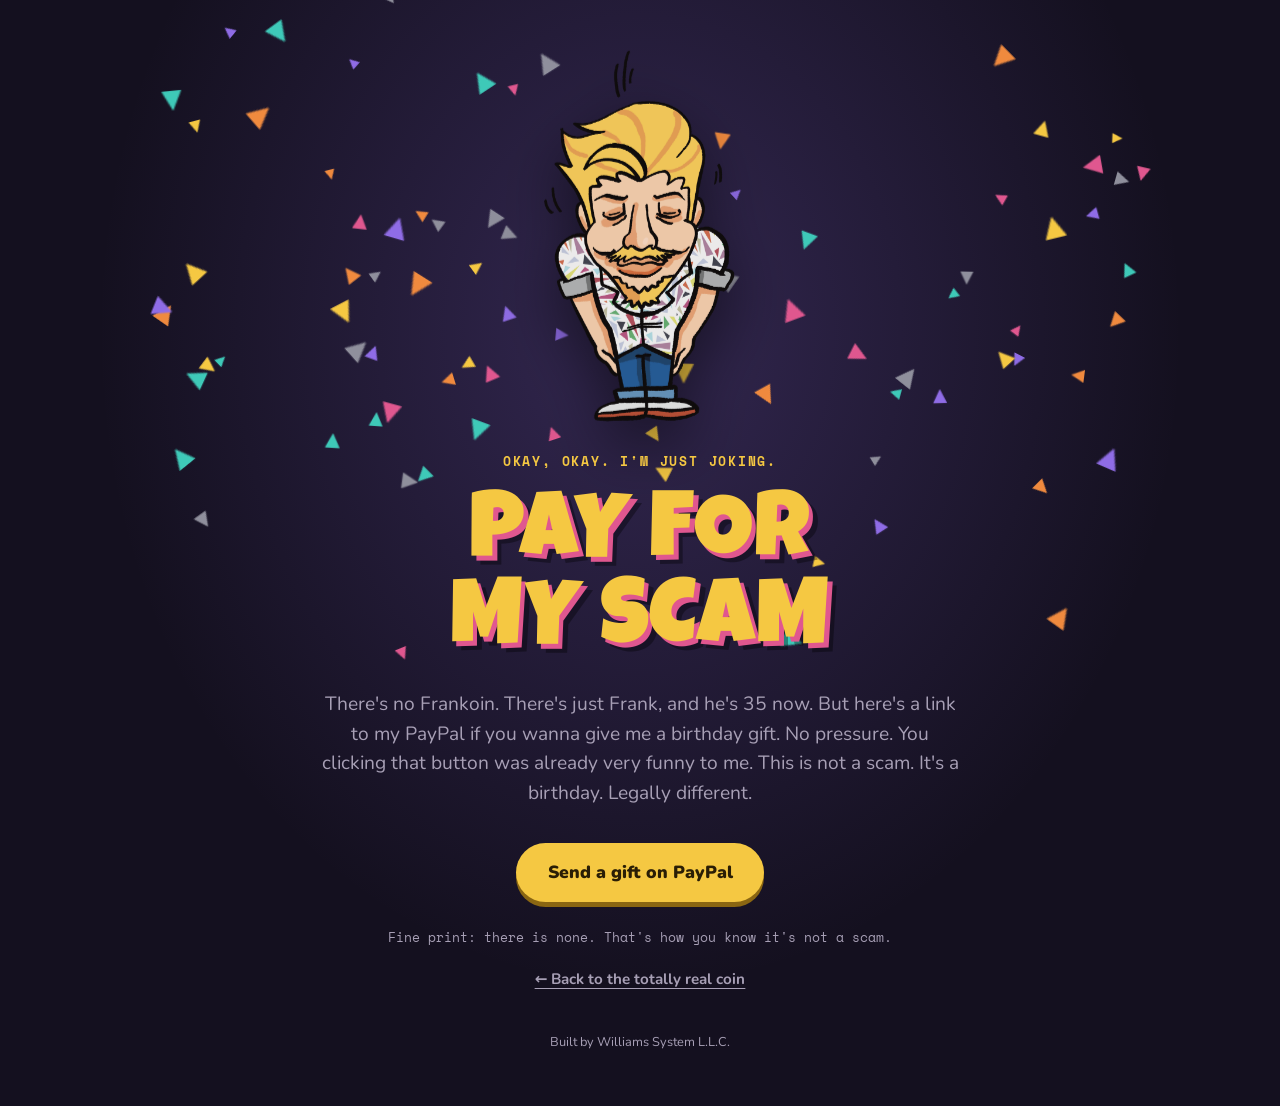
<file: gotcha.html>
<!doctype html>
<html lang="en">
<head>
<meta charset="utf-8">
<meta name="viewport" content="width=device-width,initial-scale=1,viewport-fit=cover">
<title>Pay for my Scam — Frankoin</title>
<meta name="description" content="Okay, I'm just joking. There's no Frankoin. But here's my PayPal if you wanna give me a birthday gift. Not a scam.">
<meta property="og:type" content="website">
<meta property="og:title" content="Frankoin ($FRANK) — 35th Anniversary Edition">
<meta property="og:description" content="The first cryptocurrency backed entirely by one 35-year-old man. Fully decentralized, except for the part where it's just Frank.">
<meta property="og:url" content="https://lwilliams027.github.io/frank-coin/gotcha.html">
<meta property="og:image" content="https://lwilliams027.github.io/frank-coin/assets/og.png">
<meta name="twitter:card" content="summary_large_image">
<link rel="icon" href="assets/favicon.png" type="image/png">
<link rel="preconnect" href="https://fonts.googleapis.com">
<link rel="preconnect" href="https://fonts.gstatic.com" crossorigin>
<link rel="stylesheet" href="https://fonts.googleapis.com/css2?family=Luckiest+Guy&family=Nunito:wght@400;700;900&family=Space+Mono:wght@400;700&display=swap">
<link rel="stylesheet" href="assets/style.css">
<style>html,body{height:100%}</style>
</head>
<body>

<main class="gift">
  <div class="confetti" id="confetti" aria-hidden="true"></div>
  <div class="gift-inner">
    <img class="gift-mascot" id="mascot" src="assets/frank.png" alt="Frank, bowing" width="720" height="1349">
    <p class="eyebrow" data-rv>Okay, okay. I'm just joking.</p>
    <h1 class="display" data-rv>Pay for my Scam</h1>
    <p class="lede" data-rv>There's no Frankoin. There's just Frank, and he's 35 now. But here's a link to my <span id="payWord">PayPal</span> if you wanna give me a birthday gift. No pressure. You clicking that button was already very funny to me. This is not a scam. It's a birthday. Legally different.</p>
    <div class="pay-row">
      <a class="btn btn-gold btn-lg" id="paypalBtn" data-rv href="#">Send a gift on PayPal</a>
      <a class="btn btn-teal btn-lg" id="venmoBtn" data-rv href="#" hidden>Send a gift on Venmo</a>
    </div>
    <p class="fine" data-rv>Fine print: there is none. That's how you know it's not a scam.</p>
    <a class="link" href="index.html" data-rv>← Back to the totally real coin</a>
    <p class="gift-credit" data-rv>Built by Williams System L.L.C.</p>
  </div>
</main>

<script src="https://cdnjs.cloudflare.com/ajax/libs/gsap/3.12.5/gsap.min.js"></script>
<script>
(function () {
  /* ====== SET THESE ====== */
  var PAYPAL_EMAIL = 'thebrickler@cunicul.us';
  var VENMO_HANDLE = '';   // e.g. 'Frank-Smith-1' from venmo.com/u/Frank-Smith-1 — leave empty to hide the Venmo button
  /* ======================= */

  var paypalBtn = document.getElementById('paypalBtn');
  paypalBtn.href = 'https://www.paypal.com/cgi-bin/webscr?cmd=_xclick&business=' + encodeURIComponent(PAYPAL_EMAIL) +
    '&item_name=' + encodeURIComponent("Frank's 35th birthday gift") + '&currency_code=USD';
  var venmoBtn = document.getElementById('venmoBtn');
  if (VENMO_HANDLE) {
    venmoBtn.href = 'https://venmo.com/u/' + encodeURIComponent(VENMO_HANDLE);
    venmoBtn.hidden = false;
    document.getElementById('payWord').textContent = 'PayPal or Venmo';
  }

  var reduce = window.matchMedia('(prefers-reduced-motion: reduce)').matches;
  if (typeof gsap === 'undefined' || reduce) return;

  var confetti = document.getElementById('confetti');
  var colors = ['#3EC9B8', '#E0578F', '#F08A3E', '#8F6CE6', '#F5C842', '#8f8f9c'];
  function burst() {
    var frag = document.createDocumentFragment(), pieces = [];
    for (var i = 0; i < 90; i++) {
      var d = document.createElement('span');
      d.className = 'piece';
      d.style.background = colors[i % colors.length];
      frag.appendChild(d); pieces.push(d);
    }
    confetti.appendChild(frag);
    var h = window.innerHeight;
    pieces.forEach(function (d) {
      var dx = gsap.utils.random(-520, 520), up = gsap.utils.random(220, 720);
      gsap.timeline({ onComplete: function () { d.remove(); } })
        .set(d, { x: 0, y: 0, rotation: gsap.utils.random(0, 360), scale: gsap.utils.random(.7, 1.6) })
        .to(d, { x: dx, y: -up, duration: gsap.utils.random(.6, 1), ease: 'power2.out' })
        .to(d, { y: h * .6, x: dx + gsap.utils.random(-90, 90), rotation: '+=' + gsap.utils.random(180, 720), duration: gsap.utils.random(1.4, 2.2), ease: 'power1.in' }, '-=0.15')
        .to(d, { opacity: 0, duration: .4 }, '-=0.4');
    });
  }

  gsap.timeline()
    .from('#mascot', { y: 240, scale: .5, opacity: 0, duration: .9, ease: 'back.out(1.4)' })
    .add(burst, '-=0.45')
    .from('[data-rv]', { y: 24, opacity: 0, duration: .5, stagger: .09, ease: 'power2.out' }, '-=0.5')
    .from('#paypalBtn, #venmoBtn:not([hidden])', { scale: .6, duration: .5, ease: 'back.out(2.5)' }, '-=0.35')
    .add(function () {
      gsap.to('#mascot', { y: -10, rotation: 1.5, duration: 2.4, yoyo: true, repeat: -1, ease: 'sine.inOut' });
    });
})();
</script>
</body>
</html>
</file>
<file: assets/style.css>
/* Frankoin — shared styles */
:root{
  --bg:#14101f; --bg-2:#1d1730; --bg-3:#282047;
  --ink:#F7F1E6; --muted:#A79FB5; --line:rgba(247,241,230,.13);
  --gold:#F5C842; --gold-2:#D9A62A; --gold-shadow:#8a6612; --gold-ink:#2a1e05;
  --teal:#3EC9B8; --teal-ink:#062a26; --pink:#E0578F; --purple:#8F6CE6; --orange:#F08A3E; --up:#4ADE80;
  --c1:#B58819; --c2:#8F6CE6; --c3:#1E9E8F;
  --display:'Luckiest Guy','Impact','Arial Black',sans-serif;
  --body:'Nunito','Segoe UI',system-ui,sans-serif;
  --mono:'Space Mono','Consolas','Courier New',monospace;
  --gutter:clamp(16px,4vw,40px);
  color-scheme:dark;
}
html,body{background:var(--bg)}
html{scroll-behavior:smooth}
body{margin:0;color:var(--ink);font-family:var(--body);font-size:17px;line-height:1.55;-webkit-font-smoothing:antialiased}
/* anchor jumps land below the sticky header instead of under it */
main[id],section[id]{scroll-margin-top:calc(76px + env(safe-area-inset-top,0px))}
*,*::before,*::after{box-sizing:border-box}
img{max-width:100%;display:block}
a{color:inherit}
[hidden]{display:none!important}
:focus-visible{outline:3px solid var(--gold);outline-offset:3px;border-radius:6px}
.wrap{max-width:1120px;margin-inline:auto;padding-inline:var(--gutter)}
.display{font-family:var(--display);font-weight:400;line-height:.95;text-transform:uppercase;letter-spacing:.01em;text-wrap:balance;margin:0}
.mono{font-family:var(--mono);font-variant-numeric:tabular-nums}
.eyebrow{font:700 .8rem var(--mono);letter-spacing:.14em;text-transform:uppercase;color:var(--gold);margin:0 0 14px}
.lede{font-size:1.15rem;max-width:34em;color:var(--muted);margin:0}
.lede strong{color:var(--ink)}
section{padding-block:clamp(56px,8vw,96px)}
h2.display{font-size:clamp(34px,5.5vw,60px);color:var(--ink);text-shadow:.06em .06em 0 var(--purple);margin-bottom:12px}
.sub{color:var(--muted);max-width:40em;margin:0 0 36px}

/* buttons */
.btn{display:inline-flex;align-items:center;justify-content:center;gap:.5em;font:900 1rem var(--body);padding:.85em 1.5em;border-radius:999px;border:0;cursor:pointer;text-decoration:none;color:var(--ink);background:transparent;transition:transform .15s ease,box-shadow .15s ease;white-space:nowrap}
.btn-gold{background:var(--gold);color:var(--gold-ink);box-shadow:0 5px 0 var(--gold-shadow)}
.btn-gold:hover{transform:translateY(-2px);box-shadow:0 7px 0 var(--gold-shadow)}
.btn-gold:active{transform:translateY(3px);box-shadow:0 2px 0 var(--gold-shadow)}
.btn-teal{background:var(--teal);color:var(--teal-ink);box-shadow:0 5px 0 #1a6f64}
.btn-teal:hover{transform:translateY(-2px);box-shadow:0 7px 0 #1a6f64}
.btn-ghost{box-shadow:inset 0 0 0 2px var(--line)}
.btn-ghost:hover{box-shadow:inset 0 0 0 2px var(--gold);color:var(--gold)}
.btn-lg{font-size:1.1rem;padding:1em 1.8em}
.btn-sm{font-size:.9rem;padding:.6em 1.1em}
.link{background:none;border:0;color:var(--muted);font:700 .95rem var(--body);cursor:pointer;text-decoration:underline;text-underline-offset:4px;padding:8px;display:inline-block}
.link:hover{color:var(--gold)}

/* nav */
.nav{position:sticky;top:env(safe-area-inset-top,0px);z-index:20;background:rgba(20,16,31,.92);-webkit-backdrop-filter:blur(12px);backdrop-filter:blur(12px);border-bottom:1px solid var(--line)}
.nav-inner{display:flex;align-items:center;gap:20px;min-height:66px}
.brand{display:flex;align-items:center;gap:10px;text-decoration:none;font-family:var(--display);font-size:1.35rem;letter-spacing:.02em;color:var(--gold)}
.brand b{color:var(--ink);font-weight:400}
.coin{--d:40px;width:var(--d);height:var(--d);border-radius:50%;flex:none;background:#3b2c62 url(frank.png) no-repeat;background-size:100% auto;background-position:0 calc(var(--d) * -.22);box-shadow:inset 0 0 0 3px var(--gold),inset 0 0 0 5px var(--gold-2),0 0 0 1px var(--gold-shadow),0 0 18px rgba(245,200,66,.35)}
.nav-links{display:flex;gap:22px;margin-left:auto;font-weight:700;font-size:.95rem}
.nav-links a{text-decoration:none;color:var(--muted)}
.nav-links a:hover{color:var(--gold)}
@media (max-width:760px){.nav-links{display:none}.nav-inner{justify-content:space-between}}

/* ticker */
.ticker{position:relative;z-index:2;overflow:hidden;background:var(--gold);color:var(--gold-ink);border-bottom:3px solid var(--gold-shadow)}
.ticker-track{display:flex;width:max-content;gap:0}
.ticker-track span{font:700 .82rem var(--mono);letter-spacing:.06em;text-transform:uppercase;padding:9px 22px;border-right:2px solid rgba(42,30,5,.25);white-space:nowrap}
.ticker-track .up{color:#0d5a2a;font-style:normal}

/* hero */
.hero{display:grid;grid-template-columns:1.05fr .95fr;gap:32px;align-items:center;padding-block:clamp(32px,6vw,72px) clamp(24px,4vw,48px)}
.hero h1{font-size:clamp(56px,10vw,112px);white-space:nowrap;color:var(--gold);text-shadow:.05em .05em 0 var(--purple),.1em .1em 0 rgba(0,0,0,.35)}
.hero h1 .w{display:inline-block}
.hero-copy,.hero-art{min-width:0}
.hero .lede{margin:20px 0 28px}
.cta-row{display:flex;flex-wrap:wrap;gap:14px;align-items:center}
.ca{display:flex;align-items:center;gap:10px;margin-top:26px;padding:8px 8px 8px 14px;border:1px dashed var(--line);border-radius:12px;background:var(--bg-2);max-width:100%}
.ca-label{font:700 .7rem var(--mono);letter-spacing:.12em;text-transform:uppercase;color:var(--muted);flex:none}
.ca code{font:.82rem var(--mono);color:var(--teal);overflow:hidden;text-overflow:ellipsis;white-space:nowrap;min-width:0;flex:1 1 0%}
.ca button{flex:none;font:900 .8rem var(--body);background:var(--bg-3);color:var(--ink);border:0;border-radius:8px;padding:8px 12px;cursor:pointer}
.ca button:hover{background:var(--purple)}
.hero-art{position:relative;display:grid;place-items:center;min-height:320px;isolation:isolate}
.hero-art .rays,.hero-art .glow{z-index:-1}
.rays{position:absolute;left:50%;top:50%;translate:-50% -50%;height:min(100%,520px);width:auto;aspect-ratio:1;border-radius:50%;background:repeating-conic-gradient(from 0deg,rgba(245,200,66,.10) 0 9deg,transparent 9deg 18deg);mask:radial-gradient(closest-side,#000 40%,transparent 100%);-webkit-mask:radial-gradient(closest-side,#000 40%,transparent 100%)}
.glow{position:absolute;left:50%;top:50%;translate:-50% -50%;height:72%;width:auto;aspect-ratio:1;border-radius:50%;background:radial-gradient(closest-side,rgba(245,200,66,.38),rgba(224,87,143,.12) 60%,transparent 100%);filter:blur(12px)}
.mascot{position:relative;height:clamp(340px,52vw,600px);width:auto;filter:drop-shadow(0 24px 30px rgba(0,0,0,.5))}
.caption{position:relative;font:.78rem var(--mono);color:var(--muted);text-align:center;margin:6px 0 0}
@media (max-width:820px){.hero{grid-template-columns:1fr}.hero-art{order:-1;min-height:0}.mascot{height:clamp(280px,60vw,380px)}}

/* stats */
.stats{display:grid;grid-template-columns:repeat(4,1fr);gap:2px;background:var(--line);border:1px solid var(--line);border-radius:18px;overflow:hidden;padding:0}
.stat{background:var(--bg-2);padding:22px 20px;display:grid;gap:4px}
.stat-label{font:700 .72rem var(--mono);letter-spacing:.12em;text-transform:uppercase;color:var(--muted)}
.stat-value{font:700 clamp(1.2rem,3vw,2rem) var(--mono);font-variant-numeric:tabular-nums;color:var(--ink);line-height:1.1;overflow-wrap:anywhere}
.stat-note{font-size:.85rem;color:var(--muted)}
.stat-note.up{color:var(--up);font-family:var(--mono);font-weight:700}
@media (max-width:760px){.stats{grid-template-columns:1fr 1fr}}

/* whitepaper */
.paper{display:grid;grid-template-columns:repeat(3,1fr);gap:20px}
.paper article{padding:24px;border-radius:16px;background:var(--bg-2);border:1px solid var(--line)}
.paper h3{font-family:var(--mono);font-size:.78rem;letter-spacing:.12em;text-transform:uppercase;color:var(--teal);margin:0 0 10px}
.paper p{margin:0;color:var(--muted)}
.paper p strong{color:var(--ink)}
@media (max-width:760px){.paper{grid-template-columns:1fr}}

/* chart */
.chart-card{background:var(--bg-2);border:1px solid var(--line);border-radius:18px;padding:22px 22px 14px}
.chart-head{display:flex;flex-wrap:wrap;justify-content:space-between;align-items:baseline;gap:10px;margin-bottom:6px}
.chart-head h3{margin:0;font:900 1.05rem var(--body)}
.chart-head .range{font:700 .75rem var(--mono);color:var(--muted);letter-spacing:.08em;text-transform:uppercase}
.chart-wrap{position:relative}
.chart-wrap svg{width:100%;height:auto;display:block;touch-action:pan-y}
.chart-wrap .axis{font:11px var(--mono);fill:var(--muted)}
.chart-wrap .grid{stroke:var(--line);stroke-width:1}
.chart-wrap .price{fill:none;stroke:var(--up);stroke-width:2;stroke-linejoin:round;stroke-linecap:round}
.chart-wrap .area{fill:url(#areaFill)}
.chart-wrap .endlabel{font:700 12px var(--mono);fill:var(--ink)}
.chart-wrap svg.compact .axis{font-size:13px}
.chart-wrap svg.compact .endlabel{font-size:14px}
.chart-wrap .cross{stroke:var(--muted);stroke-width:1;stroke-dasharray:3 3;opacity:0}
.tip{position:absolute;z-index:5;pointer-events:none;background:var(--bg-3);border:1px solid var(--line);padding:8px 10px;border-radius:8px;font:12px/1.4 var(--mono);color:var(--ink);transform:translate(-50%,calc(-100% - 12px));opacity:0;transition:opacity .12s;box-shadow:0 8px 24px rgba(0,0,0,.4);max-width:260px;width:max-content}
.tip b{color:var(--up)}
.tip em{display:block;font-style:normal;color:var(--muted);margin-top:2px}
.events{display:flex;flex-wrap:wrap;gap:8px 18px;margin:12px 0 0;padding:0;list-style:none;font-size:.85rem;color:var(--muted)}
.events li::before{content:"";display:inline-block;width:8px;height:8px;border-radius:50%;background:var(--bg-2);box-shadow:0 0 0 2px var(--up);margin-right:8px;vertical-align:1px}

/* tokenomics */
.tok{display:grid;grid-template-columns:auto 1fr;gap:40px;align-items:center;background:var(--bg-2);border:1px solid var(--line);border-radius:18px;padding:28px}
.donut{position:relative;width:min(100%,260px);aspect-ratio:1}
.donut svg{width:100%;height:100%;display:block}
.donut .center{position:absolute;inset:0;display:grid;place-content:center;text-align:center;line-height:1.1}
.donut .center .big{font:700 1.5rem var(--mono);color:var(--ink)}
.donut .center .small{font:700 .68rem var(--mono);letter-spacing:.1em;text-transform:uppercase;color:var(--muted);margin-top:4px}
.legend{list-style:none;margin:0;padding:0;display:grid;gap:10px}
.legend li{display:grid;grid-template-columns:14px 1fr auto;gap:12px;align-items:baseline;padding:12px 0;border-bottom:1px solid var(--line)}
.legend li:last-child{border-bottom:0}
.legend .sw{width:14px;height:14px;border-radius:4px;align-self:center}
.legend .name{font-weight:700}
.legend .name small{display:block;font-weight:400;color:var(--muted);font-size:.85rem}
.legend .val{font:700 1.05rem var(--mono);font-variant-numeric:tabular-nums}
@media (max-width:760px){.tok{grid-template-columns:1fr;justify-items:center}}

/* roadmap */
.road{list-style:none;margin:0;padding:0;display:grid;gap:0;position:relative}
.road::before{content:"";position:absolute;left:19px;top:20px;bottom:20px;width:2px;background:var(--line)}
.road li{display:grid;grid-template-columns:40px 1fr;gap:18px;padding:16px 0;position:relative}
.road .dot{width:40px;height:40px;border-radius:50%;display:grid;place-items:center;font:700 .85rem var(--mono);background:var(--bg-3);border:2px solid var(--line);color:var(--muted);position:relative;z-index:1}
.road li.done .dot{background:var(--up);border-color:var(--up);color:#062a12}
.road li.now .dot{background:var(--gold);border-color:var(--gold);color:var(--gold-ink);box-shadow:0 0 0 6px rgba(245,200,66,.2)}
.road h3{margin:6px 0 4px;font:900 1.15rem var(--body)}
.road p{margin:0;color:var(--muted)}
.pill{display:inline-block;font:700 .68rem var(--mono);letter-spacing:.1em;text-transform:uppercase;padding:3px 9px;border-radius:999px;margin-left:8px;vertical-align:middle;background:var(--bg-3);color:var(--muted)}
.road li.done .pill{background:rgba(74,222,128,.15);color:var(--up)}
.road li.now .pill{background:rgba(245,200,66,.18);color:var(--gold)}

/* how to buy */
.steps{display:grid;grid-template-columns:repeat(3,1fr);gap:20px}
.step{background:var(--bg-2);border:1px solid var(--line);border-radius:18px;padding:26px;display:grid;gap:10px;align-content:start}
.step .n{font-family:var(--display);font-size:2.6rem;color:var(--gold);text-shadow:.06em .06em 0 var(--purple);line-height:1}
.step h3{margin:0;font:900 1.2rem var(--body)}
.step p{margin:0;color:var(--muted)}
.step .btn{justify-self:start;margin-top:6px}
@media (max-width:760px){.steps{grid-template-columns:1fr}}

/* trust & safety */
.trust{display:flex;flex-wrap:wrap;gap:10px;margin:0 0 14px;padding:0;list-style:none}
.hero-trust{margin:18px 0 0}
.badge{display:inline-flex;align-items:center;gap:8px;font:700 .74rem var(--mono);letter-spacing:.06em;text-transform:uppercase;padding:7px 13px;border-radius:999px;border:1px solid var(--line);background:var(--bg-2);color:var(--ink)}
.badge::before{content:"\2713";color:var(--up);font-weight:900}
.notscam{display:grid;grid-template-columns:260px 1fr;gap:36px;align-items:center;background:var(--bg-2);border:1px solid var(--line);border-radius:18px;padding:32px;margin-bottom:28px}
.seal-wrap{width:240px;max-width:100%;margin:0 auto;rotate:-12deg;filter:drop-shadow(0 10px 24px rgba(245,200,66,.25))}
.seal{width:100%;height:auto;display:block}
.seal-text{font:700 14px var(--mono);letter-spacing:.08em;fill:var(--gold)}
.seal-check{font:900 44px var(--body);fill:var(--up)}
.seal-big{font-family:var(--display);font-size:38px;fill:var(--gold)}
.seal-small{font:700 9px var(--mono);letter-spacing:.12em;fill:var(--muted)}
.counter{display:grid;gap:8px;justify-items:start;min-width:0}
.counter .stat-label{margin:0}
.count-num{margin:0;font:700 clamp(3rem,8vw,5rem)/1 var(--mono);color:var(--ink)}
.count-num span{display:inline-block}
.count-note{margin:0 0 6px;color:var(--muted);max-width:32em}
.cloud{display:flex;flex-wrap:wrap;gap:6px}
.mini{font:700 .68rem var(--mono);letter-spacing:.06em;text-transform:uppercase;padding:4px 9px;border-radius:999px;background:rgba(74,222,128,.14);color:var(--up);display:inline-block}
@media (max-width:760px){.notscam{grid-template-columns:1fr;justify-items:center;text-align:center}.counter{justify-items:center}.cloud{justify-content:center}}
.check{list-style:none;margin:0 0 28px;padding:0;border:1px solid var(--line);border-radius:18px;overflow:hidden;background:var(--bg-2)}
.check li{display:grid;grid-template-columns:1fr 1.5fr auto;gap:16px;align-items:center;padding:14px 22px;border-top:1px solid var(--line)}
.check li:first-child{border-top:0}
.check li.head{font:700 .72rem var(--mono);letter-spacing:.12em;text-transform:uppercase;color:var(--muted);background:var(--bg-3)}
.check .flag{font-weight:800}
.check .ans{color:var(--muted)}
.check .verdict{display:inline-flex;align-items:center;gap:6px;font:700 .72rem var(--mono);letter-spacing:.08em;text-transform:uppercase;padding:6px 12px;border-radius:999px;background:rgba(74,222,128,.14);color:var(--up);justify-self:end;white-space:nowrap}
.check .verdict::before{content:"\2713"}
.check li.total{background:rgba(245,200,66,.08)}
.check li.total .flag{color:var(--gold)}
@media (max-width:760px){
  .check li{grid-template-columns:1fr auto;gap:6px 12px}
  .check .flag{grid-row:1;grid-column:1}
  .check .verdict{grid-row:1;grid-column:2}
  .check .ans{grid-row:2;grid-column:1 / -1}
  .check li.head span:nth-child(2){display:none}
}
.qa{display:grid;grid-template-columns:repeat(2,1fr);gap:16px}
.qa-card{background:var(--bg-2);border:1px solid var(--line);border-radius:16px;padding:22px 24px}
.qa-card h3{margin:0 0 8px;font:900 1.05rem var(--body)}
.qa-card h3::before{content:"Q. ";color:var(--pink);font-family:var(--display);font-weight:400}
.qa-card p{margin:0;color:var(--muted)}
.qa-card p::before{content:"A. ";color:var(--gold);font-family:var(--display)}
@media (max-width:760px){.qa{grid-template-columns:1fr}}
footer .fineprint{font-size:.68rem;line-height:1.55;color:rgba(167,159,181,.7);max-width:84em}
footer .fineprint strong{color:rgba(167,159,181,.9)}

/* testimonials */
.quotes{display:grid;grid-template-columns:repeat(3,1fr);gap:20px}
.quote{padding:26px;border-radius:18px;background:var(--bg-2);border:1px solid var(--line);display:grid;gap:14px;margin:0}
.quote p{margin:0;font-size:1.2rem;font-weight:700;line-height:1.35}
.quote p::before{content:"\201C";color:var(--pink);font-family:var(--display);font-size:1.6em;line-height:0;margin-right:4px;vertical-align:-.2em}
.quote cite{font-style:normal;color:var(--muted);font-size:.9rem}
.quote .stars{color:var(--gold);letter-spacing:2px;font-size:.9rem}
@media (max-width:760px){.quotes{grid-template-columns:1fr}}

/* final cta */
.final{text-align:center;background:linear-gradient(180deg,var(--bg) 0%,var(--bg-2) 100%);border-top:1px solid var(--line)}
.final h2{text-shadow:.06em .06em 0 var(--pink)}
.final .lede{margin:0 auto 28px}

/* footer */
footer{border-top:1px solid var(--line);padding-block:36px calc(36px + env(safe-area-inset-bottom,0px));font-size:.85rem;color:var(--muted)}
footer .wrap{display:grid;gap:14px}
footer p{margin:0;max-width:70em}
footer .credit{color:var(--ink);font-weight:700}

/* toast */
.toast{position:fixed;left:50%;bottom:calc(24px + env(safe-area-inset-bottom,0px));translate:-50% 0;background:var(--gold);color:var(--gold-ink);font:900 .95rem var(--body);padding:12px 18px;border-radius:12px;box-shadow:0 10px 30px rgba(0,0,0,.4);opacity:0;pointer-events:none;z-index:60;white-space:nowrap}

/* gotcha page */
.gift{min-height:100%;display:grid;place-items:center;position:relative;background:radial-gradient(ellipse at 50% 30%,rgba(143,108,230,.25),transparent 60%),var(--bg);padding:calc(env(safe-area-inset-top,0px) + 40px) var(--gutter) calc(env(safe-area-inset-bottom,0px) + 40px)}
.gift-inner{position:relative;z-index:2;max-width:640px;margin:0 auto;text-align:center;display:grid;justify-items:center;gap:8px}
.gift-mascot{height:min(44vh,420px);width:auto;filter:drop-shadow(0 24px 30px rgba(0,0,0,.5));margin-bottom:8px}
.gift h1{font-size:clamp(44px,9vw,92px);color:var(--gold);text-shadow:.05em .05em 0 var(--pink),.1em .1em 0 rgba(0,0,0,.35)}
.gift .lede{margin:14px 0 26px;font-size:1.2rem}
.pay-row{display:flex;flex-wrap:wrap;justify-content:center;gap:14px}
.fine{font:.8rem var(--mono);color:var(--muted);margin:18px 0 6px}
.confetti{position:fixed;inset:0;overflow:hidden;pointer-events:none;z-index:1}
.piece{position:absolute;left:50%;top:60%;width:14px;height:14px;clip-path:polygon(50% 0,100% 100%,0 100%);will-change:transform}
.gift-credit{position:relative;z-index:2;margin-top:28px;font-size:.8rem;color:var(--muted)}

/* phones */
@media (max-width:760px){
  body{font-size:16px}
  section{padding-block:48px}
  .nav-inner{min-height:60px}
  .btn{-webkit-tap-highlight-color:transparent}
  .btn-sm{min-height:40px}
  .btn-lg{white-space:normal;text-align:center}
  .hero{padding-block:12px 24px;gap:14px}
  .hero .lede{margin:14px 0 22px}
  .cta-row .btn-lg{width:100%}
  .ca{margin-top:20px}
  .chart-card{padding:14px 12px 10px}
  .events{font-size:.8rem}
  .tok{padding:20px;gap:24px}
  .notscam{padding:22px 18px;gap:22px}
  .seal-wrap{width:200px}
  .check li{padding:12px 16px}
  .qa-card,.step,.quote,.paper article{padding:20px}
  .final .btn-lg{width:100%}
  .gift-mascot{height:min(32vh,300px)}
  .gift .lede{font-size:1.05rem}
  .pay-row{width:100%}
  .pay-row .btn-lg{width:100%}
}

@media (prefers-reduced-motion:reduce){
  html{scroll-behavior:auto}
  .btn{transition:none}
  .ticker-track{flex-wrap:wrap;width:auto}
}
</file>
